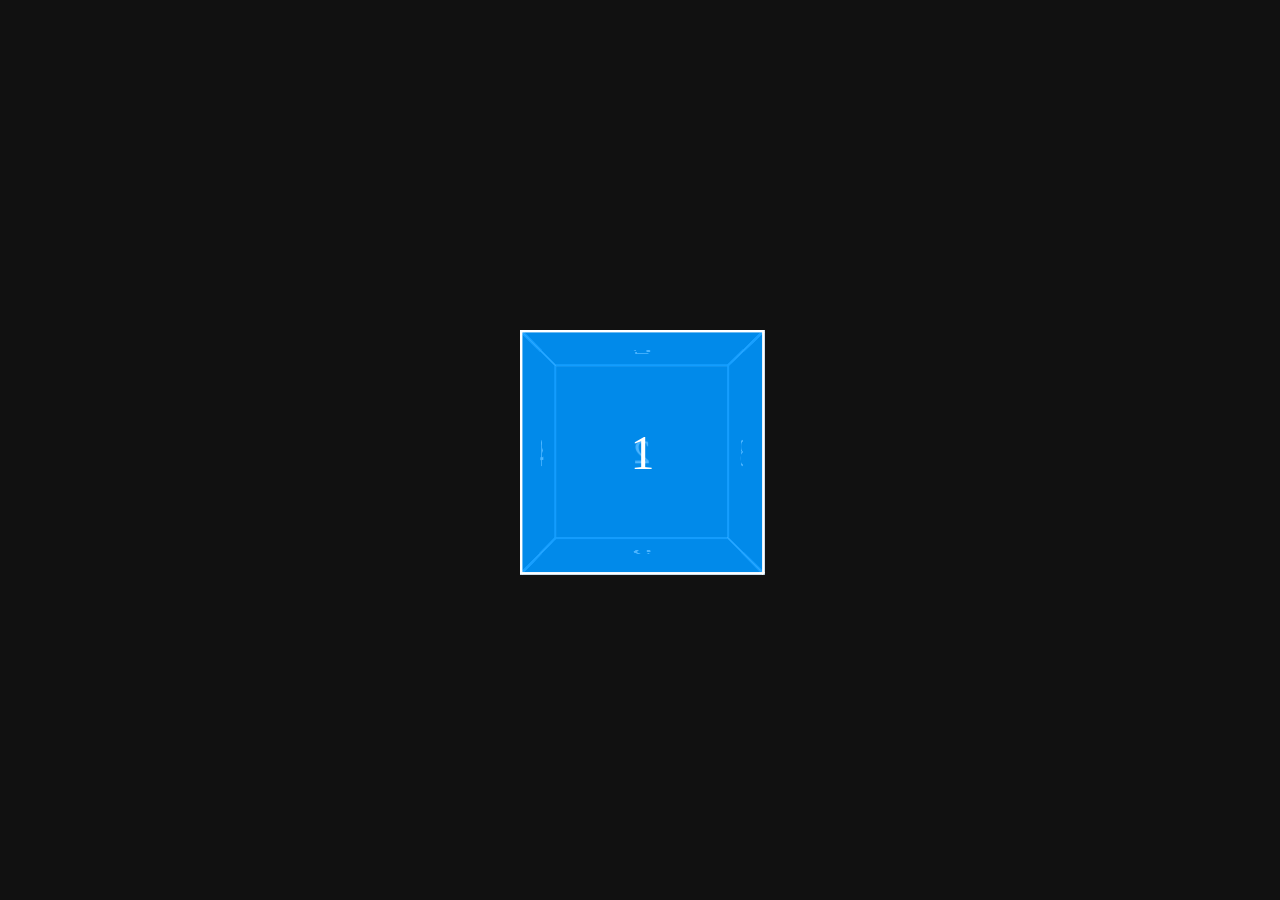
<file: code/unidad_3/cubo3d/index.html>
<!DOCTYPE html>
<html lang="es">
<head>
  <meta charset="UTF-8">
  <title>Cubo 3D</title>
  <link rel="stylesheet" href="styles.css">
</head>
<body>

<div class="scene">
  <div class="cube" id="cube">
    <div class="face front">1</div>
    <div class="face back">2</div>
    <div class="face right">3</div>
    <div class="face left">4</div>
    <div class="face top">5</div>
    <div class="face bottom">6</div>
  </div>
</div>

<!-- script src="script.js"></script> -->
<script src="main.js"></script>
</body>
</html>
</file>
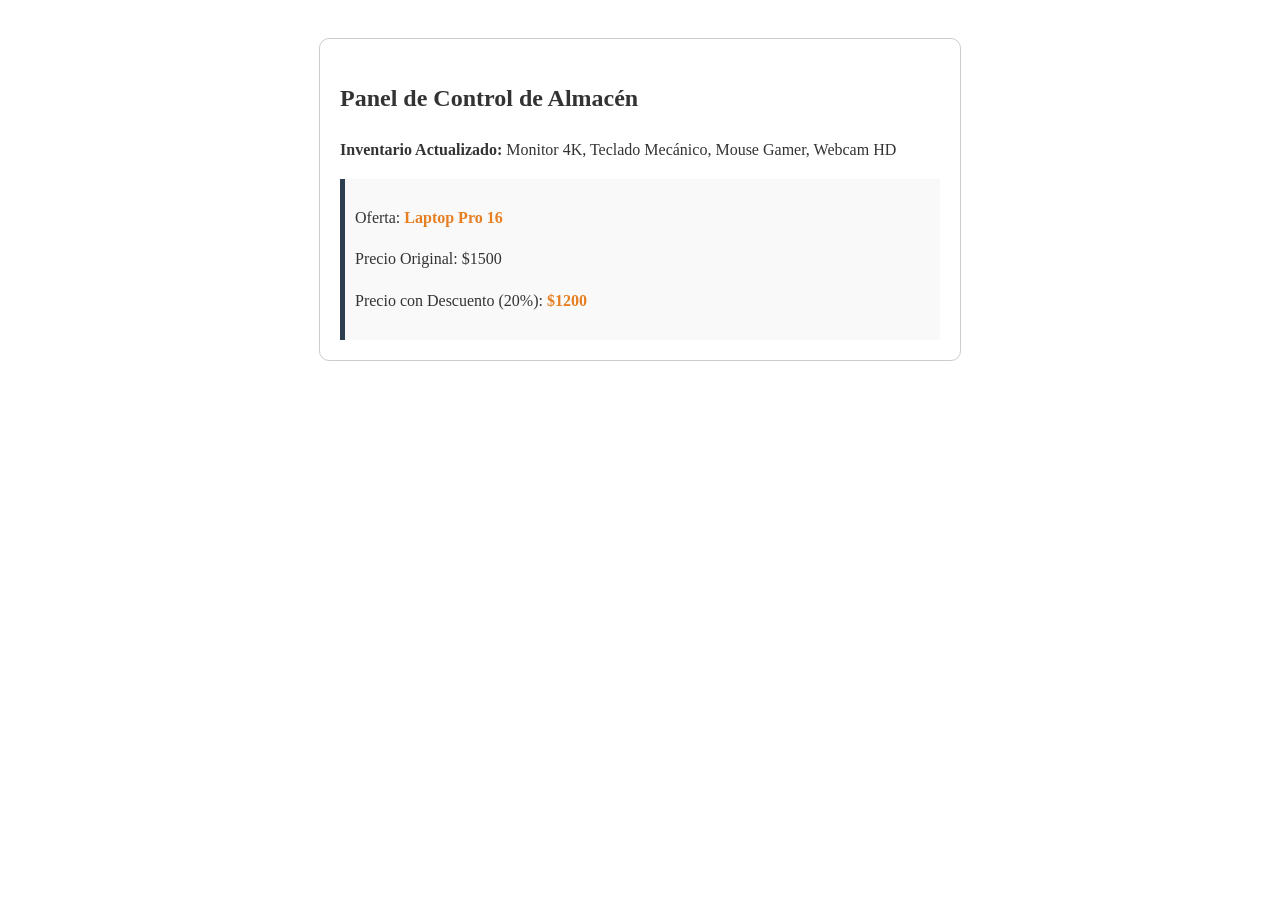
<file: docs/activities/unidad_4_A2/index.html>
<!DOCTYPE html>
<html lang="es">
<head>
    <meta charset="UTF-8">
    <title>Laboratorio: Gestión de Inventario Inmutable</title>
    <style>
        body { font-family: 'Charter', serif; padding: 30px; line-height: 1.6; color: #333; }
        .container { max-width: 600px; margin: auto; border: 1px solid #ccc; padding: 20px; border-radius: 10px; }
        .product-list { background: #f9f9f9; padding: 10px; border-left: 5px solid #2c3e50; }
        .highlight { color: #e67e22; font-weight: bold; }
    </style>
</head>
<body>

    <div class="container">
        <h2>Panel de Control de Almacén</h2>
        <div id="resultado"></div>
    </div>

    <script>
        // DATOS INICIALES (No modificar)
        const inventarioActual = ["Monitor 4K", "Teclado Mecánico"];
        const nuevosProductos = ["Mouse Gamer", "Webcam HD"];
        
        const ofertaDelDia = {
            sku: "LAP-2026",
            nombre: "Laptop Pro 16",
            precioBase: 1500,
            moneda: "USD"
        };

        // --- INICIO DEL ESPACIO PARA EL ALUMNO ---

        // TAREA 1: Desestructurar 'nombre' y 'precioBase' de ofertaDelDia
        // TU CÓDIGO AQUÍ:
        
        const { nombre, precioBase } = ofertaDelDia;

        // TAREA 2: Crear 'inventarioTotal' combinando 'inventarioActual' 
        // y 'nuevosProductos' usando Spread Operator.
        // TU CÓDIGO AQUÍ:
        const inventarioTotal = [...inventarioActual, ...nuevosProductos];


        // TAREA 3: Crear 'productoConDescuento' usando Spread para copiar 
        // 'ofertaDelDia' y sobreescribir el 'precioBase' aplicando un 20% de descuento.
        // TU CÓDIGO AQUÍ:
        const productoConDescuento = { ...ofertaDelDia, precioBase: ofertaDelDia.precioBase * 0.8 };


        // --- FIN DEL ESPACIO PARA EL ALUMNO ---

        // RENDERIZADO DE PRUEBA (Para verificar resultados)
        const output = document.getElementById('resultado');
        
        if(inventarioTotal.length > 0 && productoConDescuento.precioBase) {
            output.innerHTML = `
                <p><strong>Inventario Actualizado:</strong> ${inventarioTotal.join(", ")}</p>
                <div class="product-list">
                    <p>Oferta: <span class="highlight">${productoConDescuento.nombre}</span></p>
                    <p>Precio Original: $${ofertaDelDia.precioBase}</p>
                    <p>Precio con Descuento (20%): <span class="highlight">$${productoConDescuento.precioBase}</span></p>
                </div>
            `;
        } else {
            output.innerHTML = "<p style='color:red;'>Esperando implementación de los alumnos...</p>";
        }
    </script>
</body>
</html>
</file>
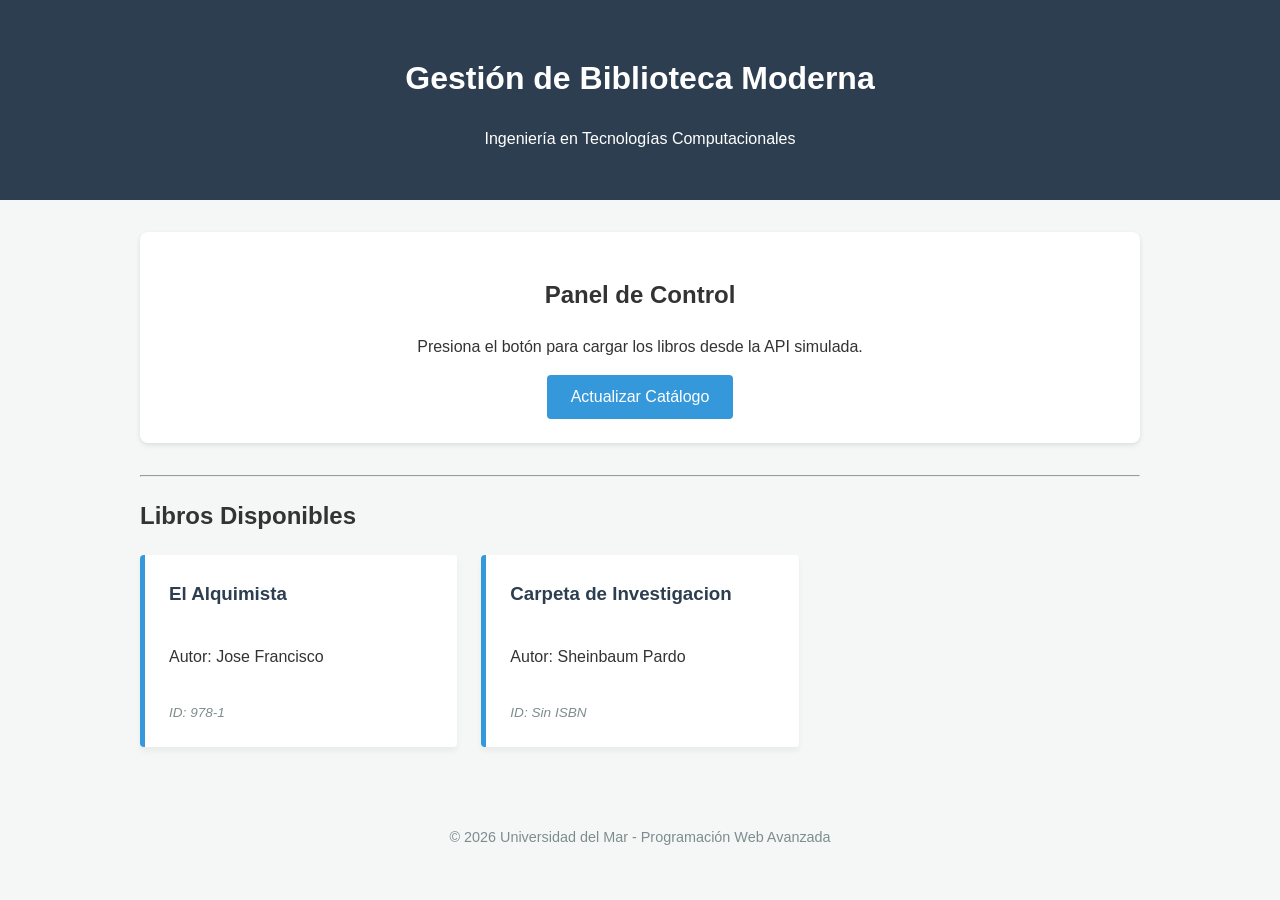
<file: docs/activities/unidad_4_A4/index.html>
<!DOCTYPE html>
<html lang="es">
<head>
    <meta charset="UTF-8">
    <meta name="viewport" content="width=device-width, initial-scale=1.0">
    <title>Práctica UMAR: Catálogo de Libros</title>
    <link rel="stylesheet" href="style.css">
    <script src="app.js" type="module" defer></script>
</head>
<body>

    <header class="main-header">
        <h1>Gestión de Biblioteca Moderna</h1>
        <p>Ingeniería en Tecnologías Computacionales</p>
    </header>

    <main id="app">
        <section class="controls">
            <h2>Panel de Control</h2>
            <p>Presiona el botón para cargar los libros desde la API simulada.</p>
            <button id="btnCargar" class="btn-primary">Actualizar Catálogo</button>
        </section>

        <hr>

        <section class="catalog-container">
            <h2>Libros Disponibles</h2>
            <div id="catalogo" class="grid-layout">
                <p class="placeholder">El catálogo está vacío. Cargue datos para comenzar.</p>
            </div>
        </section>
    </main>

    <footer class="main-footer">
        <p>&copy; 2026 Universidad del Mar - Programación Web Avanzada</p>
    </footer>

</body>
</html>
</file>
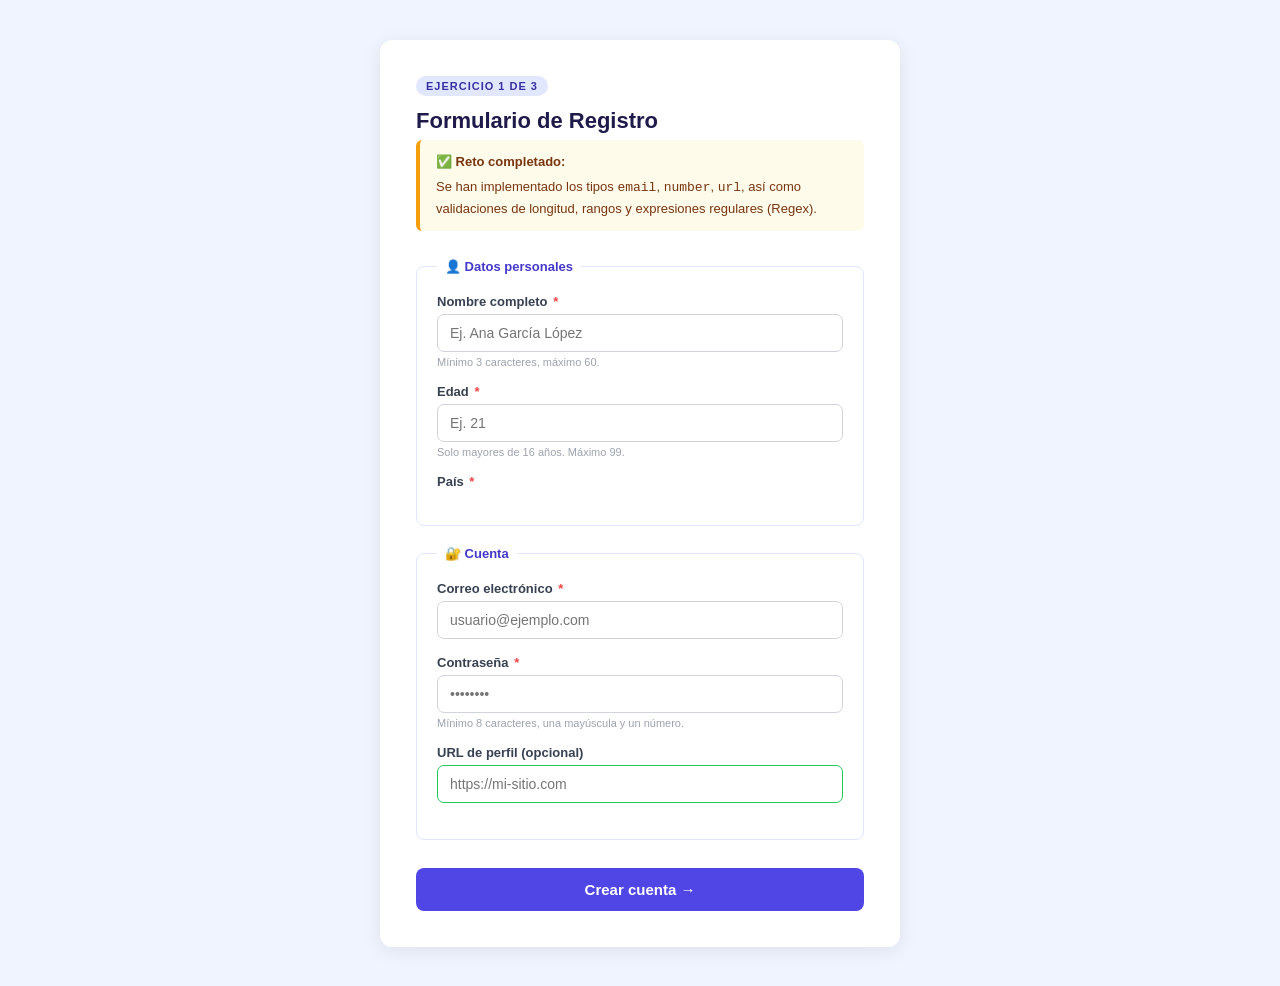
<file: code/unidad_2/ejercicio-01-registro.html>
<!DOCTYPE html>
<html lang="es">
<head>
  <meta charset="UTF-8" />
  <meta name="viewport" content="width=device-width, initial-scale=1.0"/>
  <title>Ejercicio 1 — Formulario de Registro Completo</title>
  <style>
    * { box-sizing: border-box; margin: 0; padding: 0; }
    body {
      font-family: 'Segoe UI', sans-serif;
      background: #f0f4ff;
      display: flex;
      justify-content: center;
      padding: 40px 16px;
      min-height: 100vh;
    }
    .card {
      background: white;
      border-radius: 12px;
      padding: 36px;
      width: 100%;
      max-width: 520px;
      box-shadow: 0 4px 20px rgba(0,0,0,0.08);
    }
    .badge {
      display: inline-block;
      background: #e0e7ff;
      color: #3730a3;
      font-size: 11px;
      font-weight: 700;
      letter-spacing: 1px;
      text-transform: uppercase;
      padding: 4px 10px;
      border-radius: 20px;
      margin-bottom: 12px;
    }
    h1 { font-size: 22px; color: #1e1b4b; margin-bottom: 6px; }
    .instruccion {
      background: #fffbeb;
      border-left: 4px solid #f59e0b;
      padding: 12px 16px;
      border-radius: 6px;
      font-size: 13px;
      color: #78350f;
      margin-bottom: 28px;
      line-height: 1.6;
    }
    .instruccion strong { display: block; margin-bottom: 4px; }
    fieldset {
      border: 1px solid #e0e7ff;
      border-radius: 8px;
      padding: 20px;
      margin-bottom: 20px;
    }
    legend {
      font-size: 13px;
      font-weight: 600;
      color: #4338ca;
      padding: 0 8px;
    }
    .campo { margin-bottom: 16px; }
    label {
      display: block;
      font-size: 13px;
      font-weight: 600;
      color: #374151;
      margin-bottom: 5px;
    }
    label .requerido { color: #ef4444; margin-left: 2px; }
    input, select {
      width: 100%;
      padding: 10px 12px;
      border: 1.5px solid #d1d5db;
      border-radius: 7px;
      font-size: 14px;
      color: #111;
      transition: border-color 0.2s;
    }
    input:focus, select:focus {
      outline: none;
      border-color: #6366f1;
      box-shadow: 0 0 0 3px rgba(99,102,241,0.1);
    }
    /* Estilos de validación visual */
    input:italic:placeholder-shown { border-color: #d1d5db; }
    input:valid { border-color: #22c55e; }
    input:invalid:not(:placeholder-shown) { border-color: #ef4444; }

    .hint {
      font-size: 11px;
      color: #9ca3af;
      margin-top: 4px;
    }
    button[type="submit"] {
      width: 100%;
      padding: 13px;
      background: #4f46e5;
      color: white;
      font-size: 15px;
      font-weight: 600;
      border: none;
      border-radius: 8px;
      cursor: pointer;
      margin-top: 8px;
      transition: background 0.2s;
    }
    button[type="submit"]:hover { background: #4338ca; }
  </style>
</head>
<body>

<div class="card">
  <span class="badge">Ejercicio 1 de 3</span>
  <h1>Formulario de Registro</h1>

  <div class="instruccion">
    <strong>✅ Reto completado:</strong>
    Se han implementado los tipos <code>email</code>, <code>number</code>, <code>url</code>, 
    así como validaciones de longitud, rangos y expresiones regulares (Regex).
  </div>

  <form id="forma-registro">

    <fieldset>
      <legend>👤 Datos personales</legend>

      <div class="campo">
        <label for="nombre">Nombre completo <span class="requerido">*</span></label>
        <input
          type="text"
          id="nombre"
          name="nombre"
          placeholder="Ej. Ana García López"
          minlength="3"
          maxlength="60"
          required
        />
        <p class="hint">Mínimo 3 caracteres, máximo 60.</p>
      </div>

      <div class="campo">
        <label for="edad">Edad <span class="requerido">*</span></label>
        <input
          type="number"
          id="edad"
          name="edad"
          placeholder="Ej. 21"
          min="18"
          max="99"
          required
        />
        <p class="hint">Solo mayores de 16 años. Máximo 99.</p>
      </div>

      <div class="campo">
        <label for="pais">País <span class="requerido">*</span></label>
        <datalist id="pais" name="pais" required>
          <option value="">-- Selecciona --</option>
          <option value="mx">México</option>
          <option value="co">Colombia</option>
          <option value="ar">Argentina</option>
          <option value="es">España</option>
        </select>
      </div>
    </fieldset>

    <fieldset>
      <legend>🔐 Cuenta</legend>

      <div class="campo">
        <label for="email">Correo electrónico <span class="requerido">*</span></label>
        <input
          type="email"
          id="email"
          name="email"
          placeholder="usuario@ejemplo.com"
          required
        />
      </div>

      <div class="campo">
        <label for="password">Contraseña <span class="requerido">*</span></label>
        <input
          type="password"
          id="password"
          name="password"
          placeholder="••••••••"
          pattern="^([A-Z]).{8,}$"
          title="Debe tener al menos 8 caracteres, una letra mayúscula y un número."
          required
        />
        <p class="hint">Mínimo 8 caracteres, una mayúscula y un número.</p>
      </div>

      <div class="campo">
        <label for="url-perfil">URL de perfil (opcional)</label>
        <input
          type="url"
          id="url-perfil"
          name="url_perfil"
          placeholder="https://mi-sitio.com"
        />
      </div>
    </fieldset>

    <button type="submit">Crear cuenta →</button>
  </form>
</div>

<script>
  // Al quitar 'novalidate', este JS solo se ejecutará si HTML5 valida el formulario primero
  document.getElementById('forma-registro').addEventListener('submit', function(e) {
    e.preventDefault();
    alert('✅ ¡Validación superada! Formulario enviado correctamente.');
  });
</script>

</body>
</html>
</file>
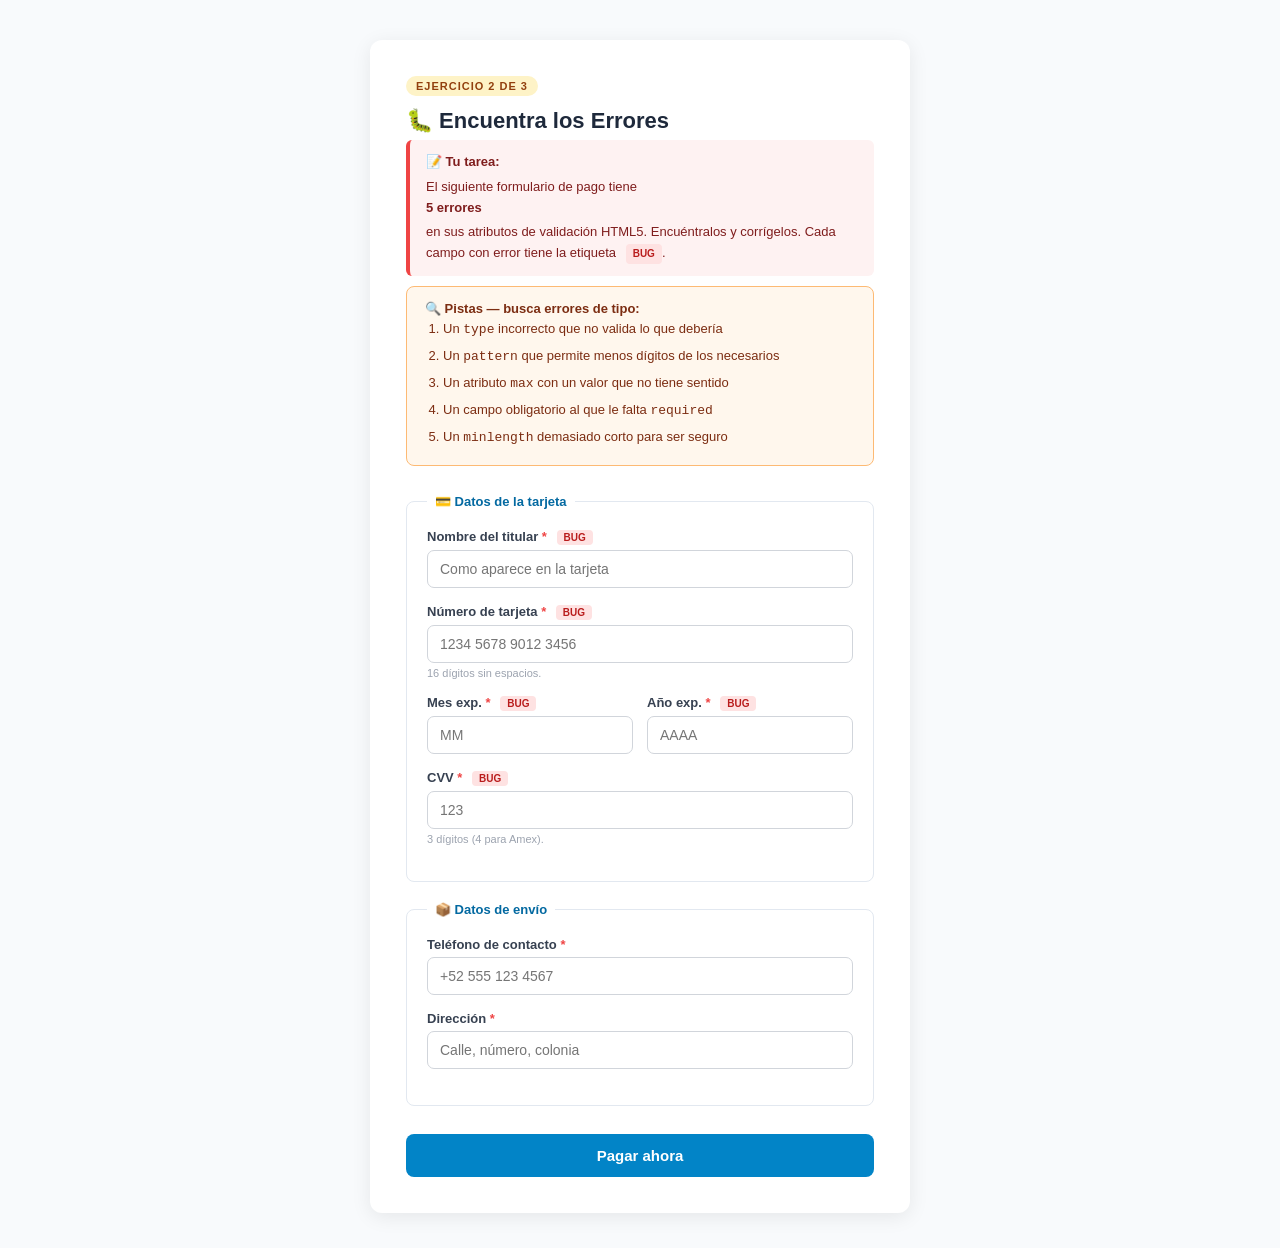
<file: code/unidad_2/ejercicio-02-errores.html>
<!DOCTYPE html>
<html lang="es">
<head>
  <meta charset="UTF-8" />
  <meta name="viewport" content="width=device-width, initial-scale=1.0"/>
  <title>Ejercicio 2 — Encuentra los Errores</title>
  <style>
    * { box-sizing: border-box; margin: 0; padding: 0; }
    body {
      font-family: 'Segoe UI', sans-serif;
      background: #f8fafc;
      display: flex;
      justify-content: center;
      padding: 40px 16px;
      min-height: 100vh;
    }
    .card {
      background: white;
      border-radius: 12px;
      padding: 36px;
      width: 100%;
      max-width: 540px;
      box-shadow: 0 4px 20px rgba(0,0,0,0.08);
    }
    .badge {
      display: inline-block;
      background: #fef3c7;
      color: #92400e;
      font-size: 11px;
      font-weight: 700;
      letter-spacing: 1px;
      text-transform: uppercase;
      padding: 4px 10px;
      border-radius: 20px;
      margin-bottom: 12px;
    }
    h1 { font-size: 22px; color: #1e293b; margin-bottom: 6px; }
    .instruccion {
      background: #fef2f2;
      border-left: 4px solid #ef4444;
      padding: 12px 16px;
      border-radius: 6px;
      font-size: 13px;
      color: #7f1d1d;
      margin-bottom: 10px;
      line-height: 1.6;
    }
    .instruccion strong { display: block; margin-bottom: 4px; }
    .lista-errores {
      background: #fff7ed;
      border: 1px solid #fdba74;
      border-radius: 8px;
      padding: 14px 18px;
      margin-bottom: 28px;
      font-size: 13px;
      color: #7c2d12;
    }
    .lista-errores ol { padding-left: 18px; line-height: 2; }
    fieldset {
      border: 1px solid #e2e8f0;
      border-radius: 8px;
      padding: 20px;
      margin-bottom: 20px;
    }
    legend {
      font-size: 13px;
      font-weight: 600;
      color: #0369a1;
      padding: 0 8px;
    }
    .campo { margin-bottom: 16px; }
    label {
      display: block;
      font-size: 13px;
      font-weight: 600;
      color: #374151;
      margin-bottom: 5px;
    }
    label .req { color: #ef4444; }
    input, select {
      width: 100%;
      padding: 10px 12px;
      border: 1.5px solid #d1d5db;
      border-radius: 7px;
      font-size: 14px;
      color: #111;
      transition: border-color 0.2s;
    }
    input:focus, select:focus {
      outline: none;
      border-color: #3b82f6;
    }
    .hint {
      font-size: 11px;
      color: #9ca3af;
      margin-top: 4px;
    }
    .error-tag {
      display: inline-block;
      background: #fee2e2;
      color: #b91c1c;
      font-size: 10px;
      font-weight: 700;
      padding: 2px 7px;
      border-radius: 4px;
      margin-left: 6px;
      vertical-align: middle;
    }
    .fila-2 { display: grid; grid-template-columns: 1fr 1fr; gap: 14px; }
    button[type="submit"] {
      width: 100%;
      padding: 13px;
      background: #0284c7;
      color: white;
      font-size: 15px;
      font-weight: 600;
      border: none;
      border-radius: 8px;
      cursor: pointer;
      margin-top: 8px;
      transition: background 0.2s;
    }
    button[type="submit"]:hover { background: #0369a1; }
  </style>
</head>
<body>
<div class="card">
  <span class="badge">Ejercicio 2 de 3</span>
  <h1>🐛 Encuentra los Errores</h1>

  <div class="instruccion">
    <strong>📝 Tu tarea:</strong>
    El siguiente formulario de pago tiene <strong>5 errores</strong> en sus atributos de validación HTML5.
    Encuéntralos y corrígelos. Cada campo con error tiene la etiqueta <span class="error-tag">BUG</span>.
  </div>

  <div class="lista-errores">
    <strong>🔍 Pistas — busca errores de tipo:</strong>
    <ol>
      <li>Un <code>type</code> incorrecto que no valida lo que debería</li>
      <li>Un <code>pattern</code> que permite menos dígitos de los necesarios</li>
      <li>Un atributo <code>max</code> con un valor que no tiene sentido</li>
      <li>Un campo obligatorio al que le falta <code>required</code></li>
      <li>Un <code>minlength</code> demasiado corto para ser seguro</li>
    </ol>
  </div>

  <form id="forma-pago">

    <fieldset>
      <legend>💳 Datos de la tarjeta</legend>

      <div class="campo">
        <label for="titular">
          Nombre del titular <span class="req">*</span>
          <span class="error-tag">BUG</span>
        </label>
        <!--
          ERROR: el titular es obligatorio pero falta el atributo correspondiente.
          Además, el minlength debería ser al menos 5, no 1.
        -->
        <input
          type="text"
          id="titular"
          name="titular"
          placeholder="Como aparece en la tarjeta"
          minlength="5"
          maxlength="60"
          required
        />
      </div>

      <div class="campo">
        <label for="numero-tarjeta">
          Número de tarjeta <span class="req">*</span>
          <span class="error-tag">BUG</span>
        </label>
        <!--
          ERROR: el pattern solo valida 15 dígitos seguidos.
          Una tarjeta estándar Visa/MC tiene 16 dígitos.
          Corrígelo para aceptar exactamente 16 dígitos.
        -->
        <input
          type="text"
          id="numero-tarjeta"
          name="numero_tarjeta"
          placeholder="1234 5678 9012 3456"
          pattern="\d{16}"
          required
          maxlength="16"
        />
        <p class="hint">16 dígitos sin espacios.</p>
      </div>

      <div class="fila-2">
        <div class="campo">
          <label for="mes-exp">
            Mes exp. <span class="req">*</span>
            <span class="error-tag">BUG</span>
          </label>
          <!--
            ERROR: el type es "text" pero debería ser uno
            que limite el rango numérico entre 1 y 12.
          -->
          <input
            type="number"
            id="mes-exp"
            name="mes_exp"
            placeholder="MM"
            min="1"
            max="12"
            required
          />
        </div>
        <div class="campo">
          <label for="anio-exp">
            Año exp. <span class="req">*</span>
            <span class="error-tag">BUG</span>
          </label>
          <!--
            ERROR: el max está en 2020 pero estamos en 2025+.
            Actualiza el max a un año futuro razonable (ej. 2035)
            y el min al año actual.
          -->
          <input
            type="number"
            id="anio-exp"
            name="anio_exp"
            placeholder="AAAA"
            min="2026"
            max="2035"
            required
          />
        </div>
      </div>

      <div class="campo">
        <label for="cvv">
          CVV <span class="req">*</span>
          <span class="error-tag">BUG</span>
        </label>
        <!--
          ERROR: el type="email" no tiene sentido aquí.
          Usa el type correcto y un pattern para aceptar 3 o 4 dígitos.
        -->
        <input
          type="number"
          id="cvv"
          name="cvv"
          placeholder="123"
          pattern="\d{3,4}"
          maxlength="4"
          required
        />
        <p class="hint">3 dígitos (4 para Amex).</p>
      </div>
    </fieldset>

    <fieldset>
      <legend>📦 Datos de envío</legend>
      <div class="campo">
        <label for="telefono">Teléfono de contacto <span class="req">*</span></label>
        <input
          type="tel"
          id="telefono"
          name="telefono"
          placeholder="+52 555 123 4567"
          pattern="[\+]?[\d\s\-]{8,15}"
          required
        />
      </div>
      <div class="campo">
        <label for="direccion">Dirección <span class="req">*</span></label>
        <input
          type="text"
          id="direccion"
          name="direccion"
          placeholder="Calle, número, colonia"
          minlength="10"
          maxlength="120"
          required
        />
      </div>
    </fieldset>

    <button type="submit">Pagar ahora</button>
  </form>
</div>

<script>
  document.getElementById('forma-pago').addEventListener('submit', function(e) {
    e.preventDefault();
    if (this.checkValidity()) {
      alert('✅ Pago procesado (simulado).');
    } else {
      alert('⚠️ Hay campos inválidos. Revisa el formulario.');
      this.reportValidity();
    }
  });
</script>
</body>
</html>
</file>
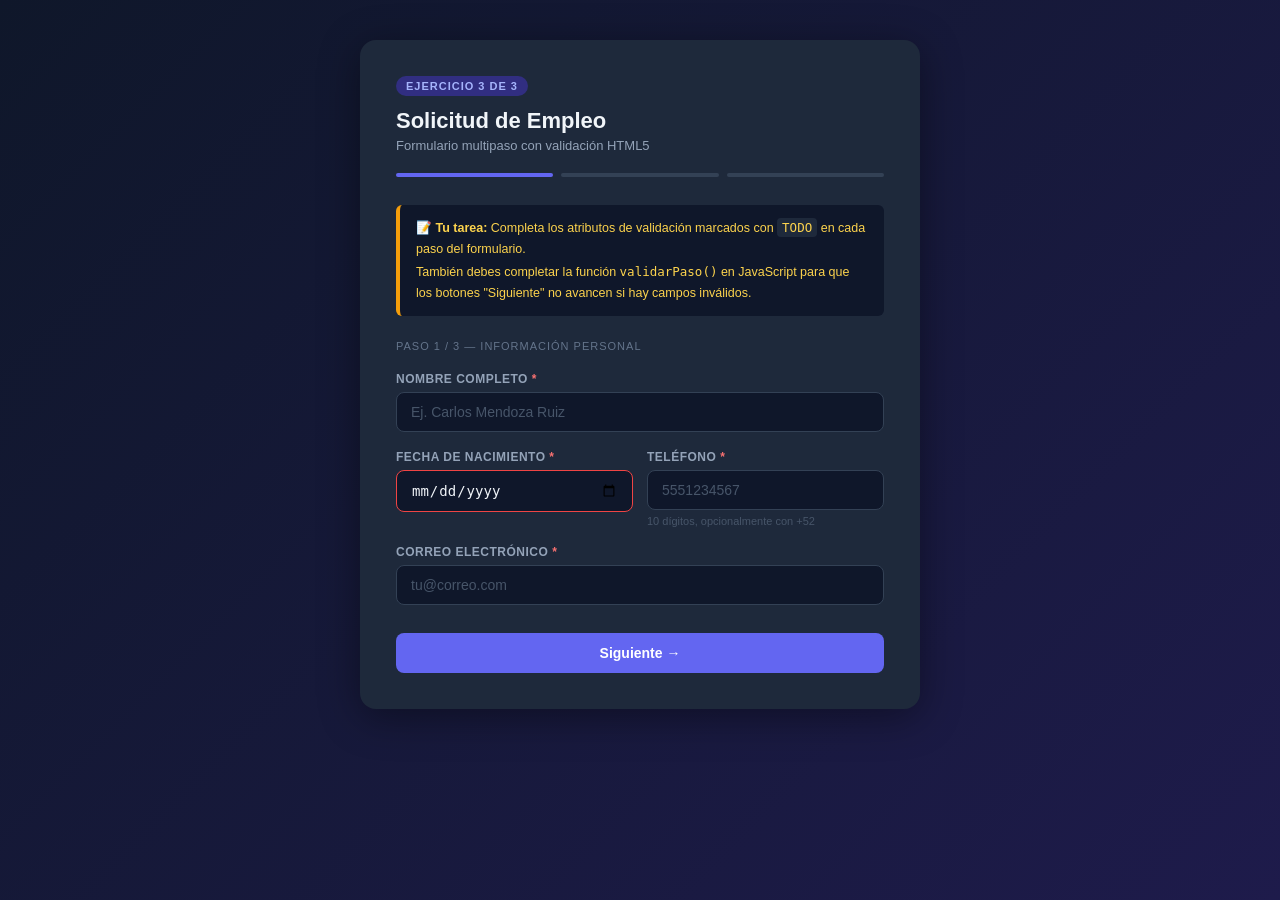
<file: code/unidad_2/ejercicio-03-multipaso.html>
<!DOCTYPE html>
<html lang="es">
<head>
  <meta charset="UTF-8" />
  <meta name="viewport" content="width=device-width, initial-scale=1.0"/>
  <title>Ejercicio 3 — Formulario Multipaso</title>
  <style>
    * { box-sizing: border-box; margin: 0; padding: 0; }
    body {
      font-family: 'Segoe UI', sans-serif;
      background: linear-gradient(135deg, #0f172a 0%, #1e1b4b 100%);
      display: flex;
      justify-content: center;
      align-items: flex-start;
      padding: 40px 16px;
      min-height: 100vh;
    }
    .card {
      background: #1e293b;
      border-radius: 16px;
      padding: 36px;
      width: 100%;
      max-width: 560px;
      box-shadow: 0 8px 40px rgba(0,0,0,0.4);
      color: #e2e8f0;
    }
    .badge {
      display: inline-block;
      background: #312e81;
      color: #a5b4fc;
      font-size: 11px;
      font-weight: 700;
      letter-spacing: 1px;
      text-transform: uppercase;
      padding: 4px 10px;
      border-radius: 20px;
      margin-bottom: 12px;
    }
    h1 { font-size: 22px; color: #f1f5f9; margin-bottom: 4px; }
    .subtitulo { font-size: 13px; color: #94a3b8; margin-bottom: 20px; }

    /* Progreso */
    .progreso {
      display: flex;
      gap: 8px;
      margin-bottom: 28px;
    }
    .paso-indicador {
      flex: 1;
      height: 4px;
      background: #334155;
      border-radius: 2px;
      transition: background 0.3s;
    }
    .paso-indicador.activo { background: #6366f1; }
    .paso-indicador.completo { background: #22c55e; }

    .paso-titulo {
      font-size: 11px;
      color: #64748b;
      margin-bottom: 20px;
      text-transform: uppercase;
      letter-spacing: 1px;
    }

    .instruccion {
      background: #0f172a;
      border-left: 4px solid #f59e0b;
      padding: 12px 16px;
      border-radius: 6px;
      font-size: 12.5px;
      color: #fcd34d;
      margin-bottom: 24px;
      line-height: 1.7;
    }

    /* Pasos */
    .paso { display: none; }
    .paso.visible { display: block; }

    .campo { margin-bottom: 18px; }
    label {
      display: block;
      font-size: 12px;
      font-weight: 600;
      color: #94a3b8;
      text-transform: uppercase;
      letter-spacing: 0.5px;
      margin-bottom: 6px;
    }
    label .req { color: #f87171; }
    input, select, textarea {
      width: 100%;
      padding: 11px 14px;
      background: #0f172a;
      border: 1.5px solid #334155;
      border-radius: 8px;
      font-size: 14px;
      color: #f1f5f9;
      transition: border-color 0.2s;
    }
    input::placeholder, textarea::placeholder { color: #475569; }
    input:focus, select:focus, textarea:focus {
      outline: none;
      border-color: #6366f1;
    }
    input:valid:not(:placeholder-shown) { border-color: #22c55e; }
    input:invalid:not(:placeholder-shown) { border-color: #ef4444; }
    select option { background: #1e293b; }
    textarea { resize: vertical; min-height: 90px; }
    .hint { font-size: 11px; color: #475569; margin-top: 5px; }

    .fila-2 { display: grid; grid-template-columns: 1fr 1fr; gap: 14px; }

    /* Checkboxes / Radios */
    .grupo-opciones { display: flex; flex-direction: column; gap: 8px; }
    .opcion {
      display: flex;
      align-items: center;
      gap: 10px;
      background: #0f172a;
      border: 1.5px solid #334155;
      border-radius: 8px;
      padding: 10px 14px;
      cursor: pointer;
      transition: border-color 0.2s;
    }
    .opcion:hover { border-color: #6366f1; }
    .opcion input[type="checkbox"],
    .opcion input[type="radio"] {
      width: auto;
      accent-color: #6366f1;
    }
    .opcion span { font-size: 13px; color: #cbd5e1; }

    /* Navegación */
    .navegacion {
      display: flex;
      justify-content: space-between;
      margin-top: 28px;
      gap: 12px;
    }
    button {
      padding: 12px 24px;
      border: none;
      border-radius: 8px;
      font-size: 14px;
      font-weight: 600;
      cursor: pointer;
      transition: all 0.2s;
    }
    .btn-anterior {
      background: #334155;
      color: #cbd5e1;
      flex: 1;
    }
    .btn-anterior:hover { background: #475569; }
    .btn-siguiente {
      background: #6366f1;
      color: white;
      flex: 2;
    }
    .btn-siguiente:hover { background: #4f46e5; }
    .btn-enviar {
      background: #22c55e;
      color: white;
      flex: 2;
    }
    .btn-enviar:hover { background: #16a34a; }

    /* TODO marker */
    .todo-inline {
      border: 1.5px dashed #f59e0b;
      border-radius: 8px;
    }
    .todo-label { color: #fbbf24 !important; }
  </style>
</head>
<body>
<div class="card">
  <span class="badge">Ejercicio 3 de 3</span>
  <h1>Solicitud de Empleo</h1>
  <p class="subtitulo">Formulario multipaso con validación HTML5</p>

  <!-- Barra de progreso -->
  <div class="progreso">
    <div class="paso-indicador activo" id="ind-1"></div>
    <div class="paso-indicador" id="ind-2"></div>
    <div class="paso-indicador" id="ind-3"></div>
  </div>

  <div class="instruccion">
    📝 <strong>Tu tarea:</strong> Completa los atributos de validación marcados con
    <code style="background:#1e293b;padding:2px 5px;border-radius:4px">TODO</code>
    en cada paso del formulario.<br>
    También debes completar la función <code>validarPaso()</code> en JavaScript
    para que los botones "Siguiente" no avancen si hay campos inválidos.
  </div>

  <form id="forma-empleo" novalidate>

    <!-- ══════════════════════════════════ -->
    <!-- PASO 1: Información personal      -->
    <!-- ══════════════════════════════════ -->
    <div class="paso visible" id="paso-1">
      <p class="paso-titulo">Paso 1 / 3 — Información personal</p>

      <div class="campo">
        <label for="nombre-completo">Nombre completo <span class="req">*</span></label>
        <!--
          TODO: agrega required + minlength="5" + maxlength="80"
        -->
        <input
          type="text"
          id="nombre-completo"
          name="nombre_completo"
          placeholder="Ej. Carlos Mendoza Ruiz"
          required
          minlength="5"
          maxlength="80"

        />
      </div>

      <div class="fila-2">
        <div class="campo">
          <label for="fecha-nac">Fecha de nacimiento <span class="req">*</span></label>
          <!--
            TODO: usa el type correcto para fechas.
            Agrega max para que no acepte fechas futuras
            (usa el atributo con el formato YYYY-MM-DD).
            Pista: la fecha de hoy en JS es new Date().toISOString().split('T')[0]
            pero en HTML puedes escribirla directamente: max="2007-03-20"
            (para garantizar al menos 18 años)
          -->
          <input
            type="date"
            id="fecha-nac"
            name="fecha_nac"
            max="2007-03-20"
            required

          />
        </div>
        <div class="campo">
          <label for="telefono-solicit">Teléfono <span class="req">*</span></label>
          <!--
            TODO: usa type="tel" y un pattern que acepte:
            - Opcionalmente +52 al inicio
            - 10 dígitos
            Ejemplo válido: 5551234567 o +525551234567
          -->
          <input
            type="tel"
            id="telefono-solicit"
            name="telefono"
            placeholder="5551234567"
            spattern="^\+?52?\d{10}$"
            required
          />
          <p class="hint">10 dígitos, opcionalmente con +52</p>
        </div>
      </div>

      <div class="campo">
        <label for="email-solicit">Correo electrónico <span class="req">*</span></label>
        <!--
          TODO: usa el type semántico correcto. No necesitas pattern,
          el type ya valida el formato de email.
        -->
        <input
          type="email"
          id="email-solicit"
          name="email"
          placeholder="tu@correo.com"
          required
        />
      </div>
    </div>

    <!-- ══════════════════════════════════ -->
    <!-- PASO 2: Experiencia               -->
    <!-- ══════════════════════════════════ -->
    <div class="paso" id="paso-2">
      <p class="paso-titulo">Paso 2 / 3 — Experiencia laboral</p>

      <div class="campo">
        <label for="puesto">Puesto al que aplica <span class="req">*</span></label>
        <!--
          TODO: haz este select requerido. ¿Recuerdas cómo se hace?
        -->
        <select id="puesto" name="puesto" required>
          <option value="">-- Selecciona un puesto --</option>
          <option value="frontend">Desarrollador Frontend</option>
          <option value="backend">Desarrollador Backend</option>
          <option value="fullstack">Desarrollador Fullstack</option>
          <option value="ux">Diseñador UX/UI</option>
        </select>
      </div>

      <div class="fila-2">
        <div class="campo">
          <label for="anios-exp">Años de experiencia <span class="req">*</span></label>
          <!--
            TODO: tipo numérico, rango de 0 a 40 años, requerido.
          -->
          <input
            type="number"
            id="anios-exp"
            name="anios_exp"
            min="0"
            max="40"
            required
          />
        </div>
        <div class="campo">
          <label for="salario">Salario esperado (MXN) <span class="req">*</span></label>
          <!--
            TODO: tipo numérico. Mínimo 8000, máximo 150000.
            Agrega step="500" para que solo acepte múltiplos de 500.
          -->
          <input
            type="number"
            id="salario"
            name="salario"
            placeholder="Ej. 25000"
            min="8000"
            max="150000"
            step="500"
            required
          />
        </div>
      </div>

      <div class="campo">
        <label>Modalidad de trabajo preferida <span class="req">*</span></label>
        <div class="grupo-opciones">
          <label class="opcion">
            <input type="radio" name="modalidad" value="remoto" required />
            <span>🏠 Remoto</span>
          </label>
          <label class="opcion">
            <input type="radio" name="modalidad" value="presencial" />
            <span>🏢 Presencial</span>
          </label>
          <label class="opcion">
            <input type="radio" name="modalidad" value="hibrido" />
            <span>🔀 Híbrido</span>
          </label>
        </div>
      </div>
    </div>

    <!-- ══════════════════════════════════ -->
    <!-- PASO 3: Perfil y documentos       -->
    <!-- ══════════════════════════════════ -->
    <div class="paso" id="paso-3">
      <p class="paso-titulo">Paso 3 / 3 — Perfil profesional</p>

      <div class="campo">
        <label for="linkedin">LinkedIn o portafolio <span class="req">*</span></label>
        <!--
          TODO: usa el type correcto para URLs y hazlo requerido.
        -->
        <input
          type="url"
          id="linkedin"
          name="linkedin"
          placeholder="https://linkedin.com/in/tu-perfil"
          required
        />
      </div>

      <div class="campo">
        <label for="carta">Carta de presentación <span class="req">*</span></label>
        <!--
          TODO: agrega minlength="100" y maxlength="1000" y required
          al textarea. ¿Funciona igual que en input?
        -->
        <textarea
          id="carta"
          name="carta"
          placeholder="Cuéntanos por qué eres el candidato ideal... (mínimo 100 caracteres)"
          minlength="100"
          maxlength="1000"
          required
        ></textarea>
        <p class="hint">Entre 100 y 1000 caracteres.</p>
      </div>

      <div class="campo">
        <label>Tecnologías que dominas</label>
        <div class="grupo-opciones">
          <label class="opcion">
            <input type="checkbox" name="tech" value="html-css" />
            <span>HTML / CSS</span>
          </label>
          <label class="opcion">
            <input type="checkbox" name="tech" value="javascript" />
            <span>JavaScript</span>
          </label>
          <label class="opcion">
            <input type="checkbox" name="tech" value="react" />
            <span>React / Vue</span>
          </label>
          <label class="opcion">
            <input type="checkbox" name="tech" value="node" />
            <span>Node.js / Express</span>
          </label>
        </div>
      </div>
    </div>

    <!-- Navegación -->
    <div class="navegacion">
      <button type="button" class="btn-anterior" id="btn-ant" style="display:none" onclick="cambiarPaso(-1)">← Anterior</button>
      <button type="button" class="btn-siguiente" id="btn-sig" onclick="cambiarPaso(1)">Siguiente →</button>
      <button type="submit" class="btn-enviar" id="btn-env" style="display:none">Enviar solicitud ✓</button>
    </div>

  </form>
</div>

<script>
  let pasoActual = 1;
  const totalPasos = 3;

  /**
   * ══════════════════════════════════════════════════
   * TODO: Completa esta función.
   *
   * Debe revisar si todos los campos del paso actual
   * son válidos usando la validación nativa de HTML5.
   *
   * Pistas:
   * - Usa document.querySelectorAll('#paso-N input, #paso-N select, #paso-N textarea')
   * - Cada campo tiene el método .checkValidity()
   * - Si un campo es inválido, puedes llamar .reportValidity() en el formulario
   *   o en el campo específico para mostrar el mensaje del navegador
   *
   * Debe retornar true si todos son válidos, false si alguno falla.
   * ══════════════════════════════════════════════════
   */
  function validarPaso(numeroPaso) {
    const selector = `#paso-${numeroPaso} input, #paso-${numeroPaso} select, #paso-${numeroPaso} textarea`;
    const campos = document.querySelectorAll(selector);

    // TODO: recorre los campos y verifica si son válidos
    // Si alguno es inválido, muestra el error y retorna false
    // Si todos son válidos, retorna true

    // Borra este comentario y escribe tu código aquí:
    for (const campo of campos) {
    if (!campo.checkValidity()) {
      campo.reportValidity();
      return false;
    }
  }

    return true; // ← cambia esto cuando implementes la lógica
  }

  function cambiarPaso(direccion) {
    if (direccion === 1 && !validarPaso(pasoActual)) return;

    document.getElementById(`paso-${pasoActual}`).classList.remove('visible');
    document.getElementById(`ind-${pasoActual}`).classList.remove('activo');
    document.getElementById(`ind-${pasoActual}`).classList.add('completo');

    pasoActual += direccion;
    if (pasoActual < 1) pasoActual = 1;

    document.getElementById(`paso-${pasoActual}`).classList.add('visible');
    document.getElementById(`ind-${pasoActual}`).classList.add('activo');

    document.getElementById('btn-ant').style.display = pasoActual > 1 ? 'block' : 'none';
    document.getElementById('btn-sig').style.display = pasoActual < totalPasos ? 'block' : 'none';
    document.getElementById('btn-env').style.display = pasoActual === totalPasos ? 'block' : 'none';
  }

  document.getElementById('forma-empleo').addEventListener('submit', function(e) {
    e.preventDefault();
    if (validarPaso(3)) {
      alert('🎉 ¡Solicitud enviada exitosamente! (simulado)');
    }
  });
</script>
</body>
</html>
</file>
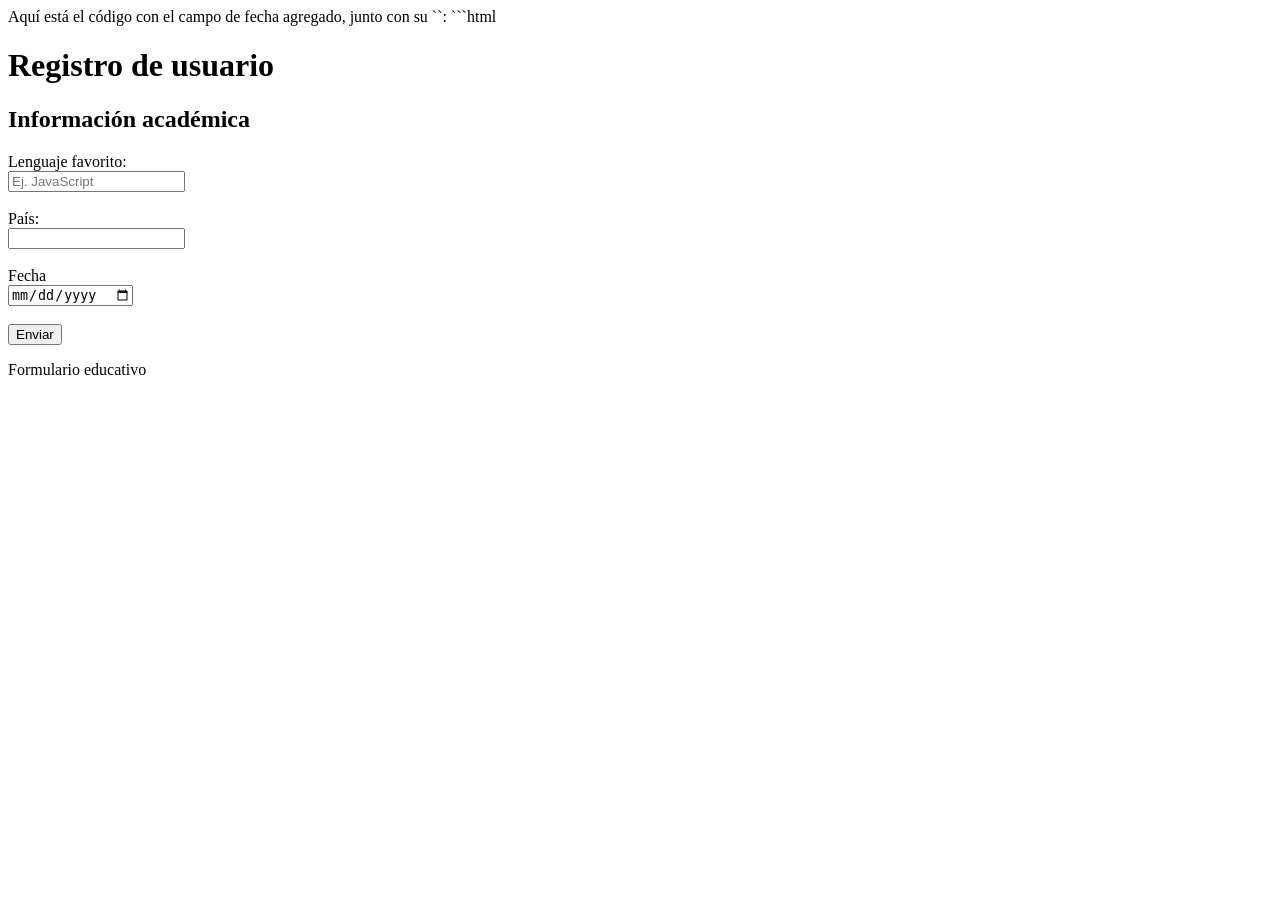
<file: code/unidad_2/formulario_mejor.html>
Aquí está el código con el campo de fecha agregado, junto con su `<label>`:

```html
<!DOCTYPE html>
<html lang="es">
<head>
  <meta charset="UTF-8">
  <title>Registro</title>
</head>
<body>

<header>
  <h1>Registro de usuario</h1>
</header>

<main>
  <section>
    <h2>Información académica</h2>

    <form>

      <label for="lenguaje">Lenguaje favorito:</label><br>
      <input list="lenguajes" id="lenguaje" name="lenguaje" placeholder="Ej. JavaScript">

      <datalist id="lenguajes">
        <option value="JavaScript">
        <option value="Python">
        <option value="Java">
        <option value="C++">
        <option value="Go">
      </datalist>

      <br><br>

      <label for="pais">País:</label><br>
      <input list="paises" id="pais" name="pais">

      <datalist id="paises">
        <option value="México">
        <option value="España">
        <option value="Argentina">
        <option value="Colombia">
        <option value="Reino Unido">
      </datalist>

      <br><br>

      <label for="fecha">Fecha</label><br>
      <input type="date" id="fecha" name="fecha">

      <br><br>

      <button type="submit">Enviar</button>

    </form>
  </section>
</main>

<footer>
  <p>Formulario educativo</p>
</footer>

</body>
</html>
</file>
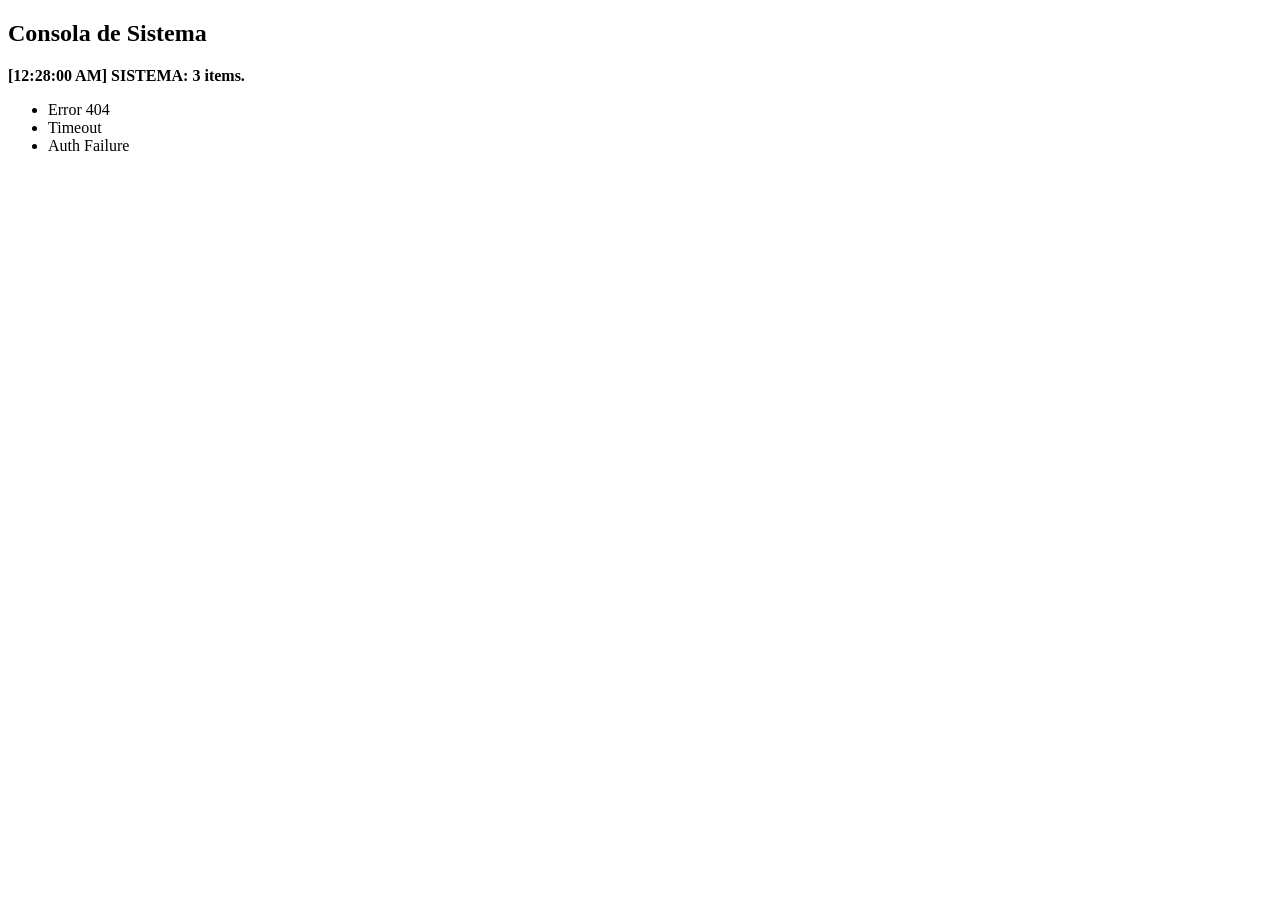
<file: docs/activities/unidad_4_A3/reto.html>
<!DOCTYPE html>
<html lang="es">
<head>
    <meta charset="UTF-8">
    <title>Laboratorio: Rest & Shorthand</title>
</head>
<body>
    <h2>Consola de Sistema</h2>
    <div id="log-output"></div>

    <script>
        // TAREA: Implementar Rest Parameters (...) para recibir 'mensajes'
        function crearReporte(categoria, ...mensajes) {
            const fecha = new Date().toLocaleTimeString();
            const total = mensajes.length;

            // TAREA: Retornar objeto usando Shorthand Properties
            // e incluir un metodo llamado 'notificar'
            return {
                categoria,
                mensajes,
                fecha,
                total,
                notificar() {
                    return `[${this.fecha}] ${this.categoria}: ${this.total} items.`;
                }
            };
        }

        // PRUEBA DEL SISTEMA
        const reporte = crearReporte("SISTEMA", "Error 404", "Timeout", "Auth Failure");
        
        // Renderizado
        document.getElementById('log-output').innerHTML = `
            <p><strong>${reporte.notificar()}</strong></p>
            <ul>${reporte.mensajes.map(m => `<li>${m}</li>`).join('')}</ul>
        `;
    </script>
</body>
</html>
</file>
<file: code/unidad_3/cubo3d/styles.css>
body {
  display: flex;
  justify-content: center;
  align-items: center;
  height: 100vh;
  background: #111;
  margin: 0;
}

.scene {
  width: 200px;
  height: 200px;
  perspective: 600px;
}

.cube {
  width: 100%;
  height: 100%;
  position: relative;
  transform-style: preserve-3d;
  transform: rotateX(0deg) rotateY(0deg);
  transition: transform 0.5s ease;
}

.face {
  position: absolute;
  width: 200px;
  height: 200px;
  background: rgba(0, 150, 255, 0.7);
  border: 2px solid #fff;
  color: #fff;
  font-size: 40px;
  display: flex;
  justify-content: center;
  align-items: center;
}

/* Posición de cada cara */
.front  { transform: translateZ(100px); }
.back   { transform: rotateY(180deg) translateZ(100px); }
.right  { transform: rotateY(90deg) translateZ(100px); }
.left   { transform: rotateY(-90deg) translateZ(100px); }
.top    { transform: rotateX(90deg) translateZ(100px); }
.bottom { transform: rotateX(-90deg) translateZ(100px); }
</file>
<file: docs/activities/unidad_4_A4/style.css>
:root {
    --primary-color: #2c3e50;
    --secondary-color: #3498db;
    --accent-color: #e74c3c;
    --bg-color: #f4f7f6;
    --card-bg: #ffffff;
    --text-color: #333;
}

body {
    font-family: 'Segoe UI', Tahoma, Geneva, Verdana, sans-serif;
    background-color: var(--bg-color);
    color: var(--text-color);
    margin: 0;
    line-height: 1.6;
}

.main-header {
    background-color: var(--primary-color);
    color: white;
    padding: 2rem;
    text-align: center;
}

#app {
    max-width: 1000px;
    margin: 2rem auto;
    padding: 0 1rem;
}

.controls {
    background: white;
    padding: 1.5rem;
    border-radius: 8px;
    box-shadow: 0 2px 5px rgba(0,0,0,0.1);
    margin-bottom: 2rem;
    text-align: center;
}

.btn-primary {
    background-color: var(--secondary-color);
    color: white;
    border: none;
    padding: 0.8rem 1.5rem;
    border-radius: 4px;
    cursor: pointer;
    font-size: 1rem;
    transition: background 0.3s ease;
}

.btn-primary:hover {
    background-color: #2980b9;
}

.grid-layout {
    display: grid;
    grid-template-columns: repeat(auto-fill, minmax(280px, 1fr));
    gap: 1.5rem;
    margin-top: 1rem;
}

/* Estilos para las tarjetas generadas por JS */
.card {
    background: var(--card-bg);
    border-left: 5px solid var(--secondary-color);
    padding: 1.5rem;
    border-radius: 4px;
    box-shadow: 0 4px 6px rgba(0,0,0,0.05);
    display: flex;
    flex-direction: column;
    justify-content: space-between;
}

.card h3 {
    margin-top: 0;
    color: var(--primary-color);
}

.card span {
    font-size: 0.85rem;
    color: #7f8c8d;
    font-style: italic;
    margin-top: 1rem;
    display: block;
}

.main-footer {
    text-align: center;
    padding: 2rem;
    font-size: 0.9rem;
    color: #7f8c8d;
}

.placeholder {
    grid-column: 1 / -1;
    text-align: center;
    color: #95a5a6;
}
</file>
